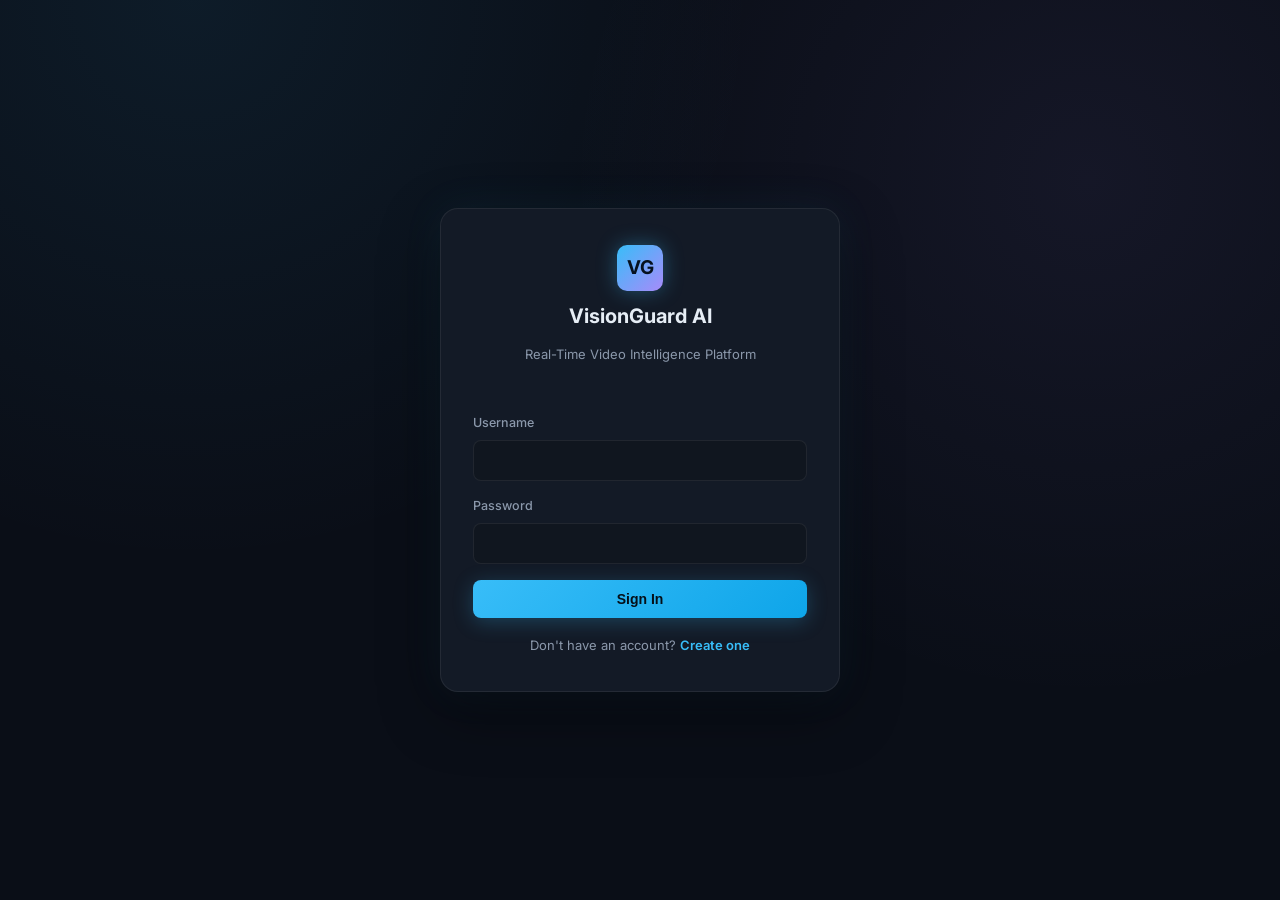
<file: frontend/index.html>
<!DOCTYPE html>
<html lang="en">
<head>
<meta charset="UTF-8">
<meta name="viewport" content="width=device-width, initial-scale=1.0">
<title>VisionGuard AI - Login</title>
<link rel="stylesheet" href="css/style.css">
<link rel="preconnect" href="https://fonts.googleapis.com">
<link href="https://fonts.googleapis.com/css2?family=Inter:wght@400;500;600;700&display=swap" rel="stylesheet">
</head>
<body>
  <div class="auth-wrap">
    <div class="auth-card">
      <div class="auth-logo">
        <div class="brand-mark" style="width:46px;height:46px;font-size:19px;">VG</div>
        <div class="auth-title">VisionGuard AI</div>
        <div class="auth-subtitle">Real-Time Video Intelligence Platform</div>
      </div>

      <div id="alert-box" class="alert"></div>

      <form id="login-form">
        <div class="field">
          <label>Username</label>
          <input type="text" id="username" required autocomplete="username">
        </div>
        <div class="field">
          <label>Password</label>
          <input type="password" id="password" required autocomplete="current-password">
        </div>
        <button type="submit" class="btn btn-primary btn-block" id="login-btn">Sign In</button>
      </form>

      <div class="auth-switch">Don't have an account? <a href="register.html">Create one</a></div>
    </div>
  </div>

  <script src="js/app.js"></script>
  <script>
    document.getElementById("login-form").addEventListener("submit", async (e) => {
      e.preventDefault();
      const alertBox = document.getElementById("alert-box");
      const btn = document.getElementById("login-btn");
      const username = document.getElementById("username").value.trim();
      const password = document.getElementById("password").value;

      btn.disabled = true; btn.textContent = "Signing in...";
      try {
        const form = new URLSearchParams();
        form.append("username", username);
        form.append("password", password);

        const resp = await fetch(`${API_BASE}/auth/login`, {
          method: "POST",
          headers: { "Content-Type": "application/x-www-form-urlencoded" },
          body: form,
        });
        if (!resp.ok) throw new Error("Incorrect username or password");
        const data = await resp.json();
        Auth.setToken(data.access_token);

        const me = await apiFetch("/auth/me");
        Auth.setUser(me);

        window.location.href = "dashboard.html";
      } catch (err) {
        showAlert(alertBox, err.message);
        btn.disabled = false; btn.textContent = "Sign In";
      }
    });
  </script>
</body>
</html>
</file>
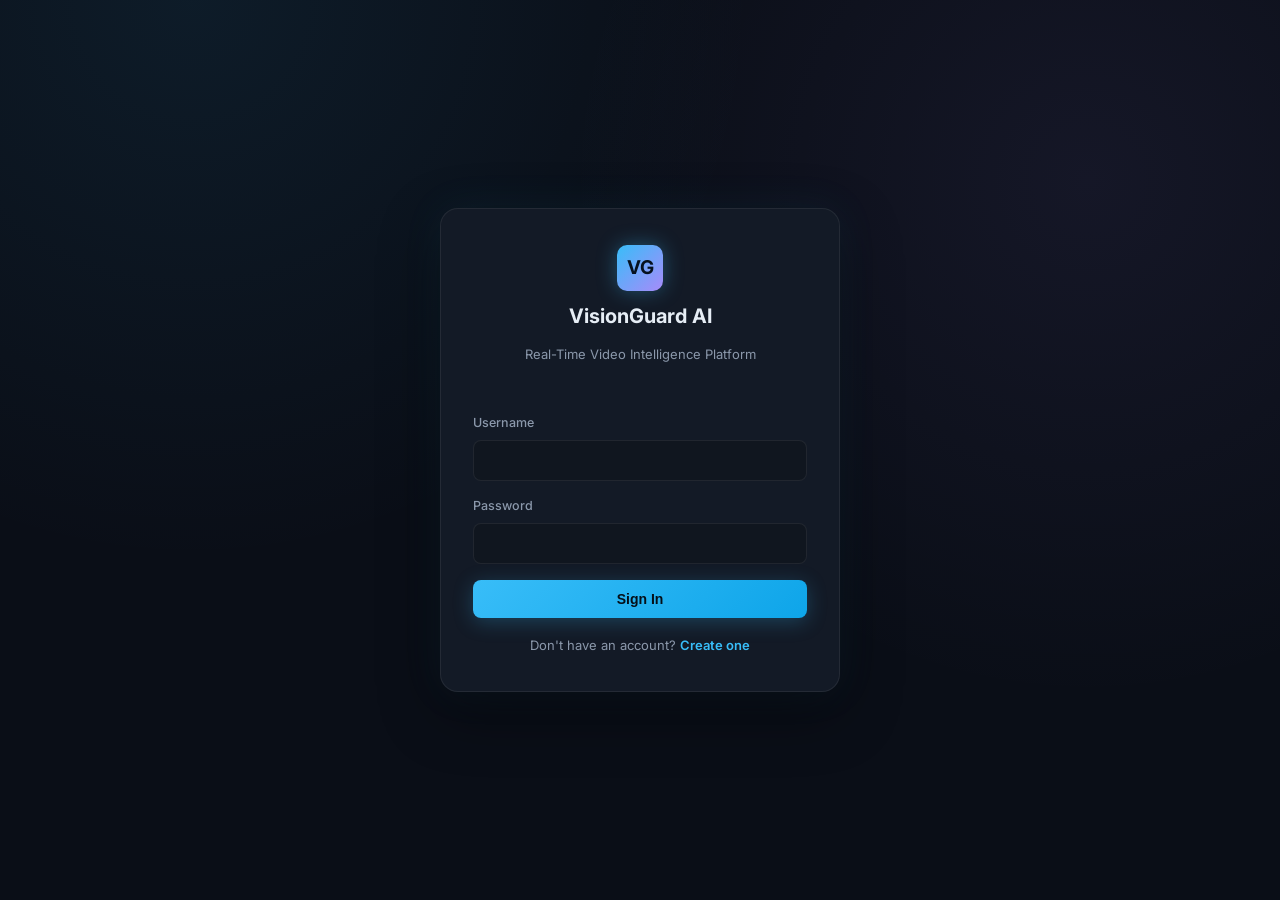
<file: frontend/history.html>
<!DOCTYPE html>
<html lang="en">
<head>
<meta charset="UTF-8"><meta name="viewport" content="width=device-width, initial-scale=1.0">
<title>History - VisionGuard AI</title>
<link rel="stylesheet" href="css/style.css">
<link href="https://fonts.googleapis.com/css2?family=Inter:wght@400;500;600;700&display=swap" rel="stylesheet">
</head>
<body>
<div class="app-shell">
  <nav class="sidebar" id="sidebar-mount"></nav>
  <main class="main">
    <div class="page-header">
      <div>
        <div class="page-title">Analysis History</div>
        <div class="page-subtitle">All videos you've uploaded and analyzed</div>
      </div>
      <input type="text" id="search-input" placeholder="Search by filename…"
        style="padding:10px 14px;border-radius:8px;border:1px solid var(--panel-border);background:var(--bg-elevated);color:var(--text-primary);width:240px;">
    </div>

    <div class="panel">
      <table id="history-table">
        <thead><tr><th>File</th><th>Status</th><th>Duration</th><th>Uploaded</th><th></th></tr></thead>
        <tbody><tr><td colspan="5" class="text-muted">Loading…</td></tr></tbody>
      </table>
    </div>
  </main>
</div>
<script src="js/app.js"></script>
<script src="js/sidebar.js"></script>
<script src="js/history.js"></script>
<script>
  Auth.requireLogin();
  renderSidebar("history");
  loadHistory();
</script>
</body>
</html>
</file>
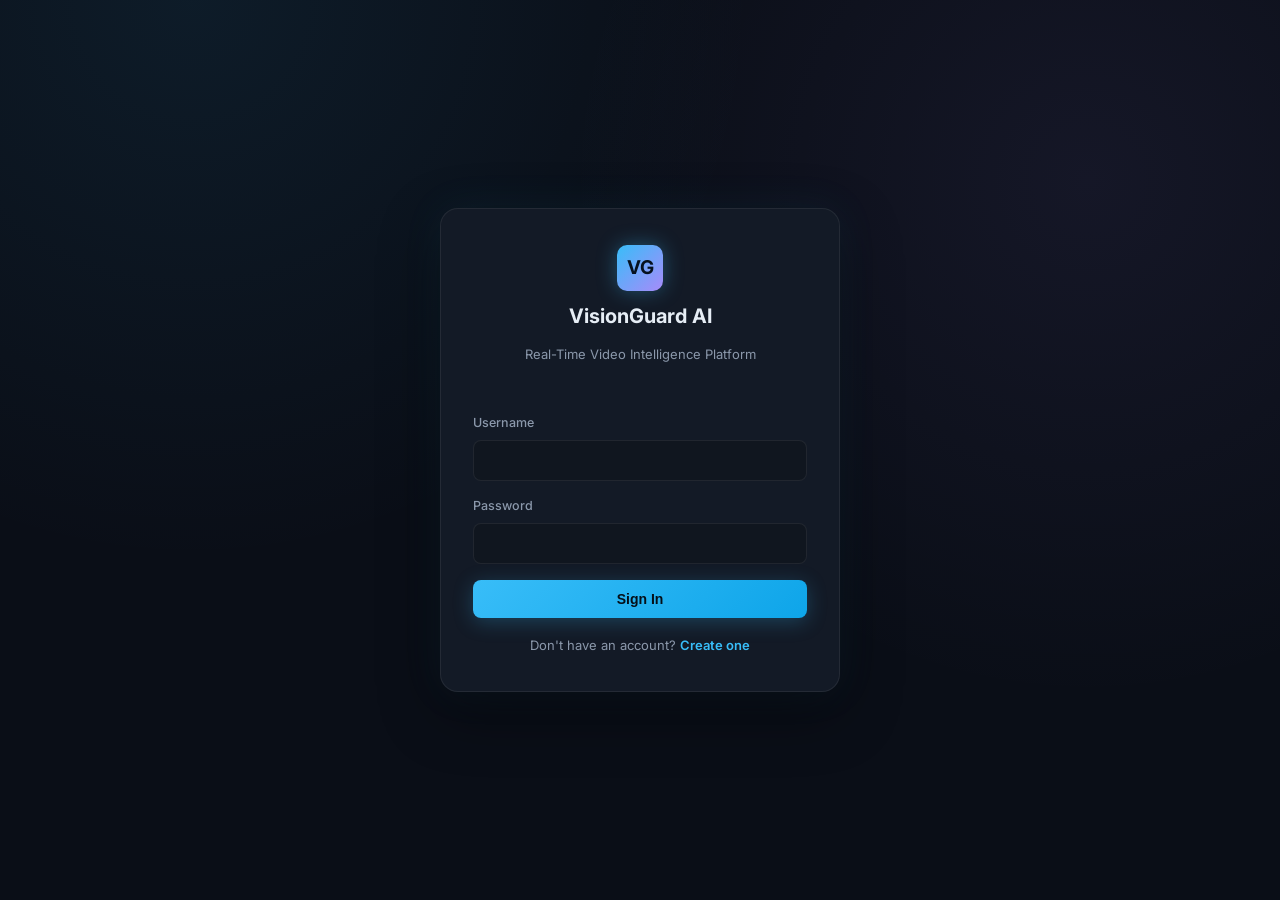
<file: frontend/live.html>
<!DOCTYPE html>
<html lang="en">
<head>
<meta charset="UTF-8"><meta name="viewport" content="width=device-width, initial-scale=1.0">
<title>Live Camera - VisionGuard AI</title>
<link rel="stylesheet" href="css/style.css">
<link href="https://fonts.googleapis.com/css2?family=Inter:wght@400;500;600;700&display=swap" rel="stylesheet">
</head>
<body>
<div class="app-shell">
  <nav class="sidebar" id="sidebar-mount"></nav>
  <main class="main">
    <div class="page-header">
      <div>
        <div class="page-title">Live Camera</div>
        <div class="page-subtitle">Browser-side preview. Server-side webcam processing runs via OpenCV (see README).</div>
      </div>
      <div>
        <button class="btn btn-primary" id="start-btn"><span class="live-dot" style="display:none;" id="live-dot"></span>Start Camera</button>
        <button class="btn btn-ghost" id="stop-btn" style="display:none;">Stop</button>
      </div>
    </div>

    <div class="grid-2">
      <div class="panel">
        <h3 class="mb-16">Camera Feed</h3>
        <video id="webcam-video" autoplay muted playsinline style="border-radius:12px;background:#000;width:100%;"></video>
      </div>
      <div class="panel">
        <h3 class="mb-16">Live Stats</h3>
        <div id="live-stats">
          <div class="stat-label">FPS</div>
          <div class="stat-value" id="live-fps" style="font-size:26px;">–</div>
          <p class="text-muted" style="margin-top:16px;font-size:13px;">
            Full server-side detection on this stream requires the
            <code>POST /live/start</code> endpoint that streams frames to the
            YOLO + CNN-LSTM pipeline over a WebSocket — implemented as a
            follow-up phase once the core pipeline above is verified working.
            This page currently shows a live local camera preview only.
          </p>
        </div>
      </div>
    </div>
  </main>
</div>
<script src="js/app.js"></script>
<script src="js/sidebar.js"></script>
<script>
  Auth.requireLogin();
  renderSidebar("live");

  let stream = null;
  let fpsCounter = 0, lastTime = performance.now();

  document.getElementById("start-btn").addEventListener("click", async () => {
    try {
      stream = await navigator.mediaDevices.getUserMedia({ video: true });
      document.getElementById("webcam-video").srcObject = stream;
      document.getElementById("start-btn").style.display = "none";
      document.getElementById("stop-btn").style.display = "inline-flex";
      document.getElementById("live-dot").style.display = "inline-block";
      requestAnimationFrame(countFrame);
    } catch (e) {
      alert("Camera access denied or unavailable: " + e.message);
    }
  });

  document.getElementById("stop-btn").addEventListener("click", () => {
    if (stream) stream.getTracks().forEach(t => t.stop());
    document.getElementById("start-btn").style.display = "inline-flex";
    document.getElementById("stop-btn").style.display = "none";
    document.getElementById("live-dot").style.display = "none";
    document.getElementById("live-fps").textContent = "–";
  });

  function countFrame() {
    fpsCounter++;
    const now = performance.now();
    if (now - lastTime >= 1000) {
      document.getElementById("live-fps").textContent = fpsCounter;
      fpsCounter = 0;
      lastTime = now;
    }
    if (stream) requestAnimationFrame(countFrame);
  }
</script>
</body>
</html>
</file>
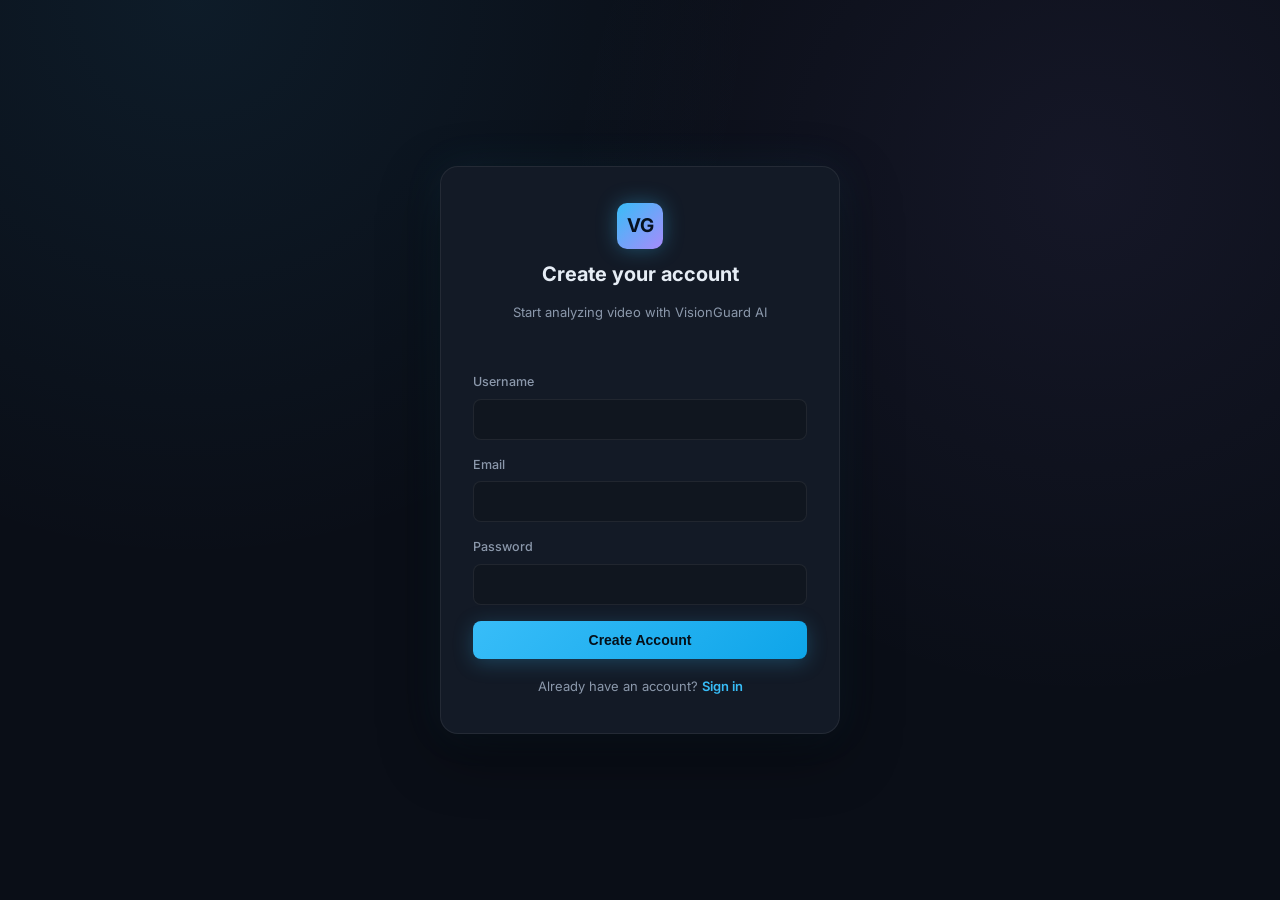
<file: frontend/register.html>
<!DOCTYPE html>
<html lang="en">
<head>
<meta charset="UTF-8">
<meta name="viewport" content="width=device-width, initial-scale=1.0">
<title>VisionGuard AI - Register</title>
<link rel="stylesheet" href="css/style.css">
<link href="https://fonts.googleapis.com/css2?family=Inter:wght@400;500;600;700&display=swap" rel="stylesheet">
</head>
<body>
  <div class="auth-wrap">
    <div class="auth-card">
      <div class="auth-logo">
        <div class="brand-mark" style="width:46px;height:46px;font-size:19px;">VG</div>
        <div class="auth-title">Create your account</div>
        <div class="auth-subtitle">Start analyzing video with VisionGuard AI</div>
      </div>

      <div id="alert-box" class="alert"></div>

      <form id="register-form">
        <div class="field">
          <label>Username</label>
          <input type="text" id="username" minlength="3" required>
        </div>
        <div class="field">
          <label>Email</label>
          <input type="email" id="email" required>
        </div>
        <div class="field">
          <label>Password</label>
          <input type="password" id="password" minlength="6" required>
        </div>
        <button type="submit" class="btn btn-primary btn-block" id="register-btn">Create Account</button>
      </form>

      <div class="auth-switch">Already have an account? <a href="index.html">Sign in</a></div>
    </div>
  </div>

  <script src="js/app.js"></script>
  <script>
    document.getElementById("register-form").addEventListener("submit", async (e) => {
      e.preventDefault();
      const alertBox = document.getElementById("alert-box");
      const btn = document.getElementById("register-btn");
      btn.disabled = true; btn.textContent = "Creating...";
      try {
        await apiFetch("/auth/register", {
          method: "POST",
          body: JSON.stringify({
            username: document.getElementById("username").value.trim(),
            email: document.getElementById("email").value.trim(),
            password: document.getElementById("password").value,
          }),
        });
        showAlert(alertBox, "Account created! Redirecting to login...", "success");
        setTimeout(() => window.location.href = "index.html", 1200);
      } catch (err) {
        showAlert(alertBox, err.message);
        btn.disabled = false; btn.textContent = "Create Account";
      }
    });
  </script>
</body>
</html>
</file>
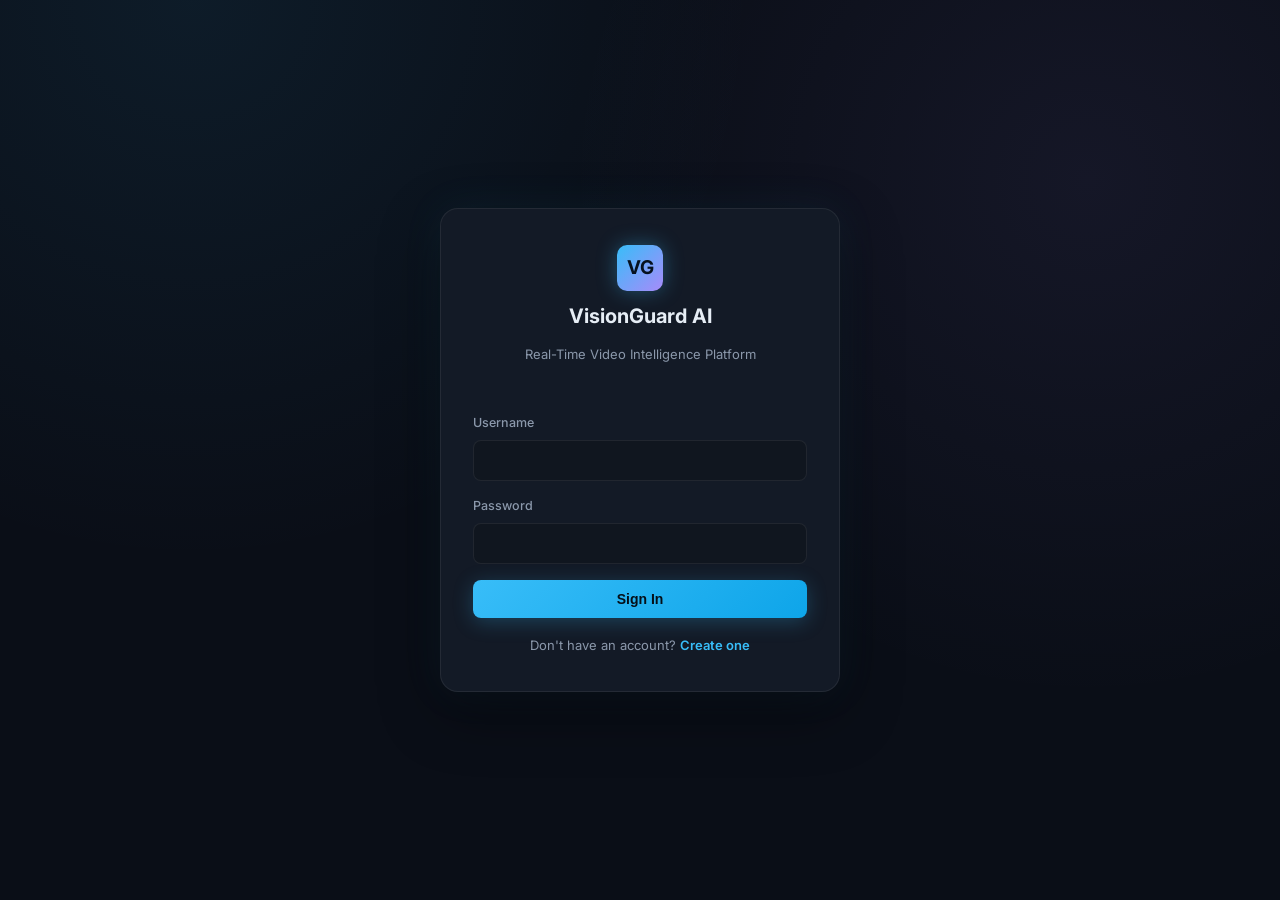
<file: frontend/result.html>
<!DOCTYPE html>
<html lang="en">
<head>
<meta charset="UTF-8"><meta name="viewport" content="width=device-width, initial-scale=1.0">
<title>Analysis Result - VisionGuard AI</title>
<link rel="stylesheet" href="css/style.css">
<link href="https://fonts.googleapis.com/css2?family=Inter:wght@400;500;600;700&display=swap" rel="stylesheet">
</head>
<body>
<div class="app-shell">
  <nav class="sidebar" id="sidebar-mount"></nav>
  <main class="main">
    <div class="page-header">
      <div>
        <div class="page-title" id="video-title">Analysis Result</div>
        <div class="page-subtitle" id="video-status-line">Loading…</div>
      </div>
      <button class="btn btn-ghost" onclick="location.reload()">↻ Refresh</button>
    </div>

    <div class="grid-2 mb-24">
      <div class="panel">
        <h3 class="mb-16">Original Video</h3>
        <video id="original-video" controls></video>
      </div>
      <div class="panel">
        <h3 class="mb-16">Processed Video (with detections)</h3>
        <video id="processed-video" controls></video>
        <div class="text-muted" id="processed-pending" style="font-size:13px;margin-top:10px;display:none;">
          Still processing — check back shortly.
        </div>
      </div>
    </div>

    <div class="grid-2 mb-24">
      <div class="panel">
        <h3 class="mb-16">Activity Prediction</h3>
        <div id="prediction-box" class="text-muted">No prediction yet.</div>
      </div>
      <div class="panel">
        <h3 class="mb-16">Detected Objects</h3>
        <div id="objects-summary" class="text-muted">No objects detected yet.</div>
      </div>
    </div>

    <div class="panel">
      <h3 class="mb-16">Detection Timeline</h3>
      <table id="objects-table">
        <thead><tr><th>Frame</th><th>Timestamp</th><th>Object</th><th>Confidence</th></tr></thead>
        <tbody><tr><td colspan="4" class="text-muted">Loading…</td></tr></tbody>
      </table>
    </div>
  </main>
</div>
<script src="js/app.js"></script>
<script src="js/sidebar.js"></script>
<script src="js/result.js"></script>
<script>
  Auth.requireLogin();
  renderSidebar("history");
  loadResult();
</script>
</body>
</html>
</file>
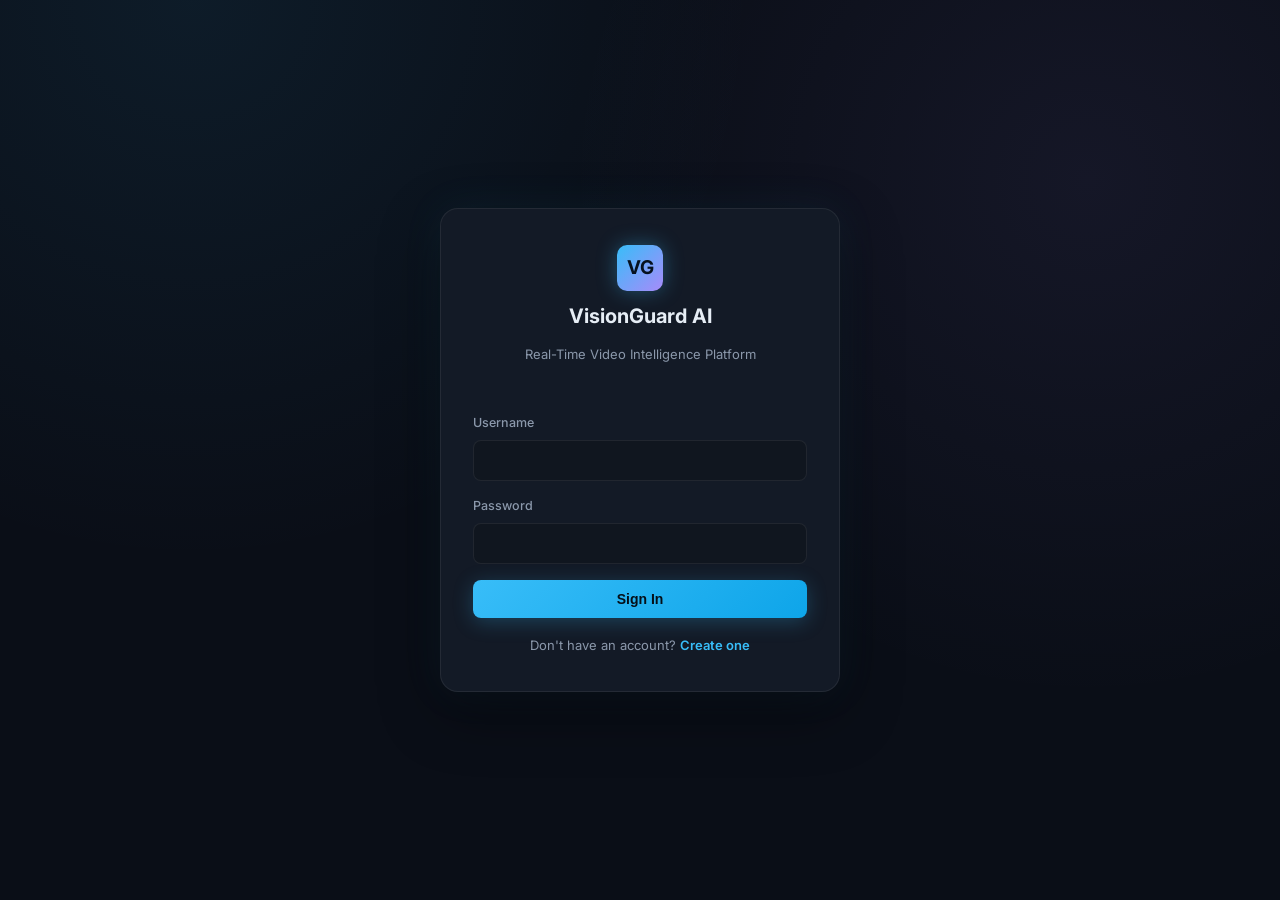
<file: frontend/settings.html>
<!DOCTYPE html>
<html lang="en">
<head>
<meta charset="UTF-8"><meta name="viewport" content="width=device-width, initial-scale=1.0">
<title>Settings - VisionGuard AI</title>
<link rel="stylesheet" href="css/style.css">
<link href="https://fonts.googleapis.com/css2?family=Inter:wght@400;500;600;700&display=swap" rel="stylesheet">
</head>
<body>
<div class="app-shell">
  <nav class="sidebar" id="sidebar-mount"></nav>
  <main class="main">
    <div class="page-header">
      <div><div class="page-title">Settings</div><div class="page-subtitle">Account details</div></div>
    </div>
    <div class="panel" style="max-width:480px;">
      <div class="field"><label>Username</label><input id="s-username" disabled></div>
      <div class="field"><label>Email</label><input id="s-email" disabled></div>
      <div class="field"><label>Member since</label><input id="s-created" disabled></div>
      <button class="btn btn-danger" id="logout-btn2">Log Out</button>
    </div>
  </main>
</div>
<script src="js/app.js"></script>
<script src="js/sidebar.js"></script>
<script>
  Auth.requireLogin();
  renderSidebar("settings");
  const user = Auth.getUser();
  if (user) {
    document.getElementById("s-username").value = user.username;
    document.getElementById("s-email").value = user.email;
    document.getElementById("s-created").value = new Date(user.created_at).toLocaleDateString();
  }
  document.getElementById("logout-btn2").addEventListener("click", () => Auth.logout());
</script>
</body>
</html>
</file>
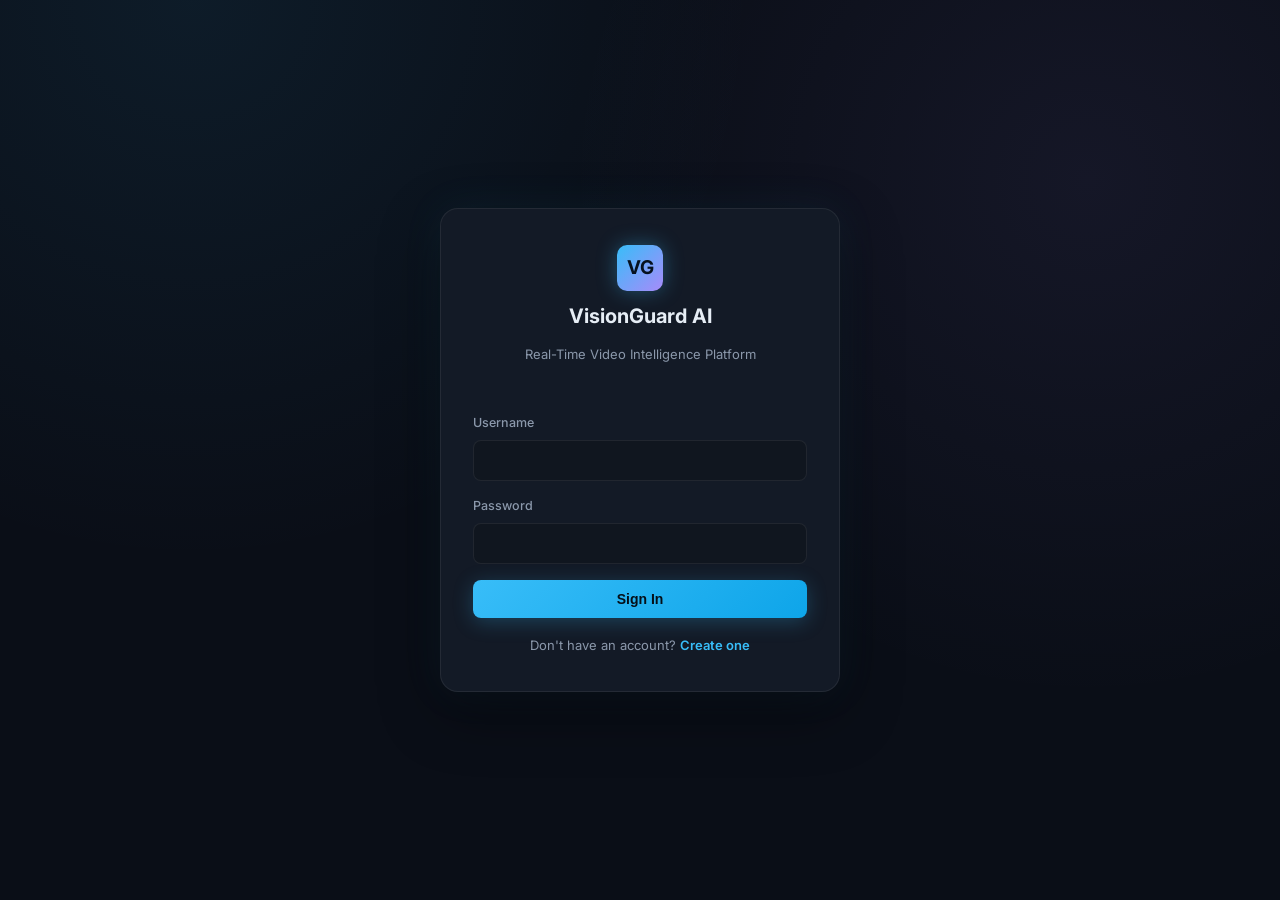
<file: frontend/upload.html>
<!DOCTYPE html>
<html lang="en">
<head>
<meta charset="UTF-8"><meta name="viewport" content="width=device-width, initial-scale=1.0">
<title>Upload Video - VisionGuard AI</title>
<link rel="stylesheet" href="css/style.css">
<link href="https://fonts.googleapis.com/css2?family=Inter:wght@400;500;600;700&display=swap" rel="stylesheet">
</head>
<body>
<div class="app-shell">
  <nav class="sidebar" id="sidebar-mount"></nav>
  <main class="main">
    <div class="page-header">
      <div>
        <div class="page-title">Upload Video</div>
        <div class="page-subtitle">MP4, AVI, or MOV — up to 200MB</div>
      </div>
    </div>

    <div class="panel" style="max-width:640px;">
      <div id="dropzone" class="dropzone">
        <div class="dropzone-icon">⬆</div>
        <div style="font-weight:600;margin-bottom:6px;">Drag & drop your video here</div>
        <div class="text-muted" style="font-size:13px;">or click to browse files</div>
        <input type="file" id="file-input" accept=".mp4,.avi,.mov" hidden>
      </div>

      <div id="file-info" style="display:none;margin-top:16px;">
        <div class="flex-between">
          <span id="file-name" style="font-size:13.5px;"></span>
          <span id="file-size" class="text-muted" style="font-size:12.5px;"></span>
        </div>
        <div class="progress-bar"><div class="progress-fill" id="progress-fill"></div></div>
      </div>

      <div id="alert-box" class="alert"></div>

      <button class="btn btn-primary btn-block" id="upload-btn" style="margin-top:18px;" disabled>
        Upload & Start Analysis
      </button>
    </div>
  </main>
</div>

<script src="js/app.js"></script>
<script src="js/sidebar.js"></script>
<script src="js/upload.js"></script>
<script>
  Auth.requireLogin();
  renderSidebar("upload");
</script>
</body>
</html>
</file>
<file: frontend/css/style.css>
/* ==========================================================================
   VisionGuard AI - Design System
   Dark, glassy, "AI security console" aesthetic.
   ========================================================================== */

:root {
  --bg: #0a0e17;
  --bg-elevated: #10161f;
  --panel: #131a26;
  --panel-border: rgba(255, 255, 255, 0.07);
  --panel-glow: rgba(56, 189, 248, 0.06);

  --accent: #38bdf8;         /* cyan */
  --accent-2: #a78bfa;       /* violet */
  --accent-3: #34d399;       /* green - success/live */
  --danger: #f87171;
  --warning: #fbbf24;

  --text-primary: #e6edf5;
  --text-secondary: #8b98ab;
  --text-muted: #5b6579;

  --radius-lg: 18px;
  --radius-md: 12px;
  --radius-sm: 8px;

  --shadow-glow: 0 0 40px rgba(56, 189, 248, 0.08);
  --font-main: 'Inter', -apple-system, BlinkMacSystemFont, 'Segoe UI', sans-serif;
  --font-mono: 'JetBrains Mono', 'Consolas', monospace;
}

* { box-sizing: border-box; margin: 0; padding: 0; }

body {
  font-family: var(--font-main);
  background:
    radial-gradient(circle at 15% 0%, rgba(56, 189, 248, 0.08), transparent 40%),
    radial-gradient(circle at 85% 20%, rgba(167, 139, 250, 0.07), transparent 40%),
    var(--bg);
  color: var(--text-primary);
  min-height: 100vh;
  line-height: 1.5;
}

a { color: inherit; text-decoration: none; }

/* ---------- Layout shell ---------- */
.app-shell { display: flex; min-height: 100vh; }

.sidebar {
  width: 250px;
  flex-shrink: 0;
  background: var(--bg-elevated);
  border-right: 1px solid var(--panel-border);
  padding: 28px 18px;
  display: flex;
  flex-direction: column;
  gap: 8px;
}

.brand {
  display: flex;
  align-items: center;
  gap: 10px;
  padding: 0 10px 24px;
  margin-bottom: 12px;
  border-bottom: 1px solid var(--panel-border);
}
.brand-mark {
  width: 34px; height: 34px;
  border-radius: 10px;
  background: linear-gradient(135deg, var(--accent), var(--accent-2));
  display: flex; align-items: center; justify-content: center;
  font-weight: 700; color: #06111f; font-size: 15px;
  box-shadow: 0 0 20px rgba(56, 189, 248, 0.35);
}
.brand-name { font-weight: 700; font-size: 15.5px; letter-spacing: -0.2px; }
.brand-sub { font-size: 11px; color: var(--text-muted); margin-top: -2px; }

.nav-link {
  display: flex; align-items: center; gap: 12px;
  padding: 11px 14px;
  border-radius: var(--radius-sm);
  color: var(--text-secondary);
  font-size: 14px; font-weight: 500;
  transition: all 0.15s ease;
}
.nav-link:hover { background: rgba(255,255,255,0.04); color: var(--text-primary); }
.nav-link.active {
  background: linear-gradient(90deg, rgba(56,189,248,0.14), rgba(56,189,248,0.02));
  color: var(--accent);
  border-left: 2px solid var(--accent);
  padding-left: 12px;
}
.nav-icon { width: 18px; text-align: center; }

.nav-footer { margin-top: auto; padding-top: 16px; border-top: 1px solid var(--panel-border); }
.user-chip { display: flex; align-items: center; gap: 10px; padding: 8px 10px; }
.avatar {
  width: 32px; height: 32px; border-radius: 50%;
  background: linear-gradient(135deg, var(--accent-2), var(--accent));
  display: flex; align-items: center; justify-content: center;
  font-size: 13px; font-weight: 700; color: #0a0e17;
}
.logout-btn {
  display: block; width: 100%; text-align: left;
  margin-top: 6px; padding: 9px 10px; font-size: 13px;
  color: var(--text-muted); border-radius: var(--radius-sm);
  background: transparent; border: none; cursor: pointer;
}
.logout-btn:hover { color: var(--danger); background: rgba(248,113,113,0.08); }

.main { flex: 1; padding: 30px 38px; max-width: 1400px; }

.page-header {
  display: flex; justify-content: space-between; align-items: flex-end;
  margin-bottom: 28px; flex-wrap: wrap; gap: 14px;
}
.page-title { font-size: 22px; font-weight: 700; letter-spacing: -0.3px; }
.page-subtitle { color: var(--text-secondary); font-size: 13.5px; margin-top: 4px; }

/* ---------- Cards / panels ---------- */
.panel {
  background: var(--panel);
  border: 1px solid var(--panel-border);
  border-radius: var(--radius-lg);
  padding: 22px;
  box-shadow: var(--shadow-glow);
}

.stat-grid { display: grid; grid-template-columns: repeat(4, 1fr); gap: 18px; margin-bottom: 26px; }
.stat-card {
  background: var(--panel);
  border: 1px solid var(--panel-border);
  border-radius: var(--radius-lg);
  padding: 20px 22px;
  position: relative;
  overflow: hidden;
}
.stat-card::after {
  content: ""; position: absolute; top: -30%; right: -20%;
  width: 120px; height: 120px; border-radius: 50%;
  background: radial-gradient(circle, var(--stat-color, var(--accent)) 0%, transparent 70%);
  opacity: 0.13;
}
.stat-label { font-size: 12.5px; color: var(--text-secondary); font-weight: 500; }
.stat-value { font-size: 30px; font-weight: 700; margin-top: 8px; letter-spacing: -0.5px; }
.stat-trend { font-size: 12px; margin-top: 6px; color: var(--accent-3); }

.charts-grid { display: grid; grid-template-columns: 1.3fr 1fr; gap: 18px; margin-bottom: 22px; }
.chart-panel h3 { font-size: 14.5px; font-weight: 600; margin-bottom: 16px; }
.chart-panel canvas { max-height: 260px; }

/* ---------- Buttons ---------- */
.btn {
  display: inline-flex; align-items: center; justify-content: center; gap: 8px;
  padding: 11px 20px; border-radius: var(--radius-sm);
  font-size: 14px; font-weight: 600; border: none; cursor: pointer;
  transition: transform 0.1s ease, box-shadow 0.15s ease;
}
.btn-primary {
  background: linear-gradient(135deg, var(--accent), #0ea5e9);
  color: #051019;
  box-shadow: 0 4px 20px rgba(56,189,248,0.25);
}
.btn-primary:hover { transform: translateY(-1px); box-shadow: 0 6px 26px rgba(56,189,248,0.38); }
.btn-ghost {
  background: rgba(255,255,255,0.04); color: var(--text-primary);
  border: 1px solid var(--panel-border);
}
.btn-ghost:hover { background: rgba(255,255,255,0.08); }
.btn-danger { background: rgba(248,113,113,0.12); color: var(--danger); border: 1px solid rgba(248,113,113,0.25); }
.btn:disabled { opacity: 0.5; cursor: not-allowed; }
.btn-block { width: 100%; }

/* ---------- Forms ---------- */
.field { margin-bottom: 16px; }
.field label { display: block; font-size: 12.5px; color: var(--text-secondary); margin-bottom: 7px; font-weight: 500; }
.field input, .field select {
  width: 100%; padding: 11px 13px; border-radius: var(--radius-sm);
  border: 1px solid var(--panel-border); background: var(--bg-elevated);
  color: var(--text-primary); font-size: 14px; font-family: var(--font-main);
  outline: none; transition: border-color 0.15s;
}
.field input:focus { border-color: var(--accent); }

/* ---------- Auth pages ---------- */
.auth-wrap {
  min-height: 100vh; display: flex; align-items: center; justify-content: center;
  padding: 20px;
}
.auth-card {
  width: 100%; max-width: 400px;
  background: var(--panel); border: 1px solid var(--panel-border);
  border-radius: var(--radius-lg); padding: 36px 32px;
  box-shadow: 0 20px 60px rgba(0,0,0,0.4), var(--shadow-glow);
}
.auth-logo { display: flex; flex-direction: column; align-items: center; margin-bottom: 26px; gap: 10px; }
.auth-title { font-size: 20px; font-weight: 700; text-align: center; }
.auth-subtitle { font-size: 13px; color: var(--text-secondary); text-align: center; margin-top: 4px; margin-bottom: 24px; }
.auth-switch { text-align: center; font-size: 13px; color: var(--text-secondary); margin-top: 18px; }
.auth-switch a { color: var(--accent); font-weight: 600; }
.alert {
  padding: 10px 13px; border-radius: var(--radius-sm); font-size: 13px;
  margin-bottom: 16px; display: none;
}
.alert.error { background: rgba(248,113,113,0.1); color: var(--danger); border: 1px solid rgba(248,113,113,0.25); }
.alert.success { background: rgba(52,211,153,0.1); color: var(--accent-3); border: 1px solid rgba(52,211,153,0.25); }

/* ---------- Upload page ---------- */
.dropzone {
  border: 2px dashed var(--panel-border); border-radius: var(--radius-lg);
  padding: 50px 20px; text-align: center; cursor: pointer;
  transition: all 0.15s ease; background: rgba(255,255,255,0.015);
}
.dropzone:hover, .dropzone.dragover { border-color: var(--accent); background: var(--panel-glow); }
.dropzone-icon { font-size: 34px; margin-bottom: 12px; }
.progress-bar { height: 8px; border-radius: 6px; background: var(--bg-elevated); overflow: hidden; margin-top: 14px; }
.progress-fill { height: 100%; width: 0%; background: linear-gradient(90deg, var(--accent), var(--accent-2)); transition: width 0.2s; }

/* ---------- Table ---------- */
table { width: 100%; border-collapse: collapse; font-size: 13.5px; }
th { text-align: left; padding: 12px 14px; color: var(--text-muted); font-weight: 600; font-size: 12px; text-transform: uppercase; letter-spacing: 0.4px; border-bottom: 1px solid var(--panel-border); }
td { padding: 13px 14px; border-bottom: 1px solid var(--panel-border); color: var(--text-primary); }
tr:hover td { background: rgba(255,255,255,0.02); }

.badge { display: inline-block; padding: 3px 10px; border-radius: 20px; font-size: 11.5px; font-weight: 600; }
.badge-uploaded { background: rgba(139,152,171,0.15); color: var(--text-secondary); }
.badge-processing { background: rgba(251,191,36,0.14); color: var(--warning); }
.badge-done { background: rgba(52,211,153,0.14); color: var(--accent-3); }
.badge-failed { background: rgba(248,113,113,0.14); color: var(--danger); }

.empty-state { text-align: center; padding: 60px 20px; color: var(--text-muted); }
.empty-state .icon { font-size: 38px; margin-bottom: 12px; opacity: 0.6; }

/* ---------- Misc ---------- */
.grid-2 { display: grid; grid-template-columns: 1fr 1fr; gap: 18px; }
.flex-between { display: flex; justify-content: space-between; align-items: center; }
.mb-16 { margin-bottom: 16px; } .mb-24 { margin-bottom: 24px; }
.text-muted { color: var(--text-muted); }
.live-dot { width: 8px; height: 8px; border-radius: 50%; background: var(--danger); display: inline-block; animation: pulse 1.4s infinite; margin-right: 6px; }
@keyframes pulse { 0%,100% { opacity: 1; } 50% { opacity: 0.3; } }

video, .video-frame { width: 100%; border-radius: var(--radius-md); background: #000; }

@media (max-width: 900px) {
  .stat-grid { grid-template-columns: 1fr 1fr; }
  .charts-grid { grid-template-columns: 1fr; }
  .sidebar { display: none; }
  .main { padding: 20px; }
}
</file>
